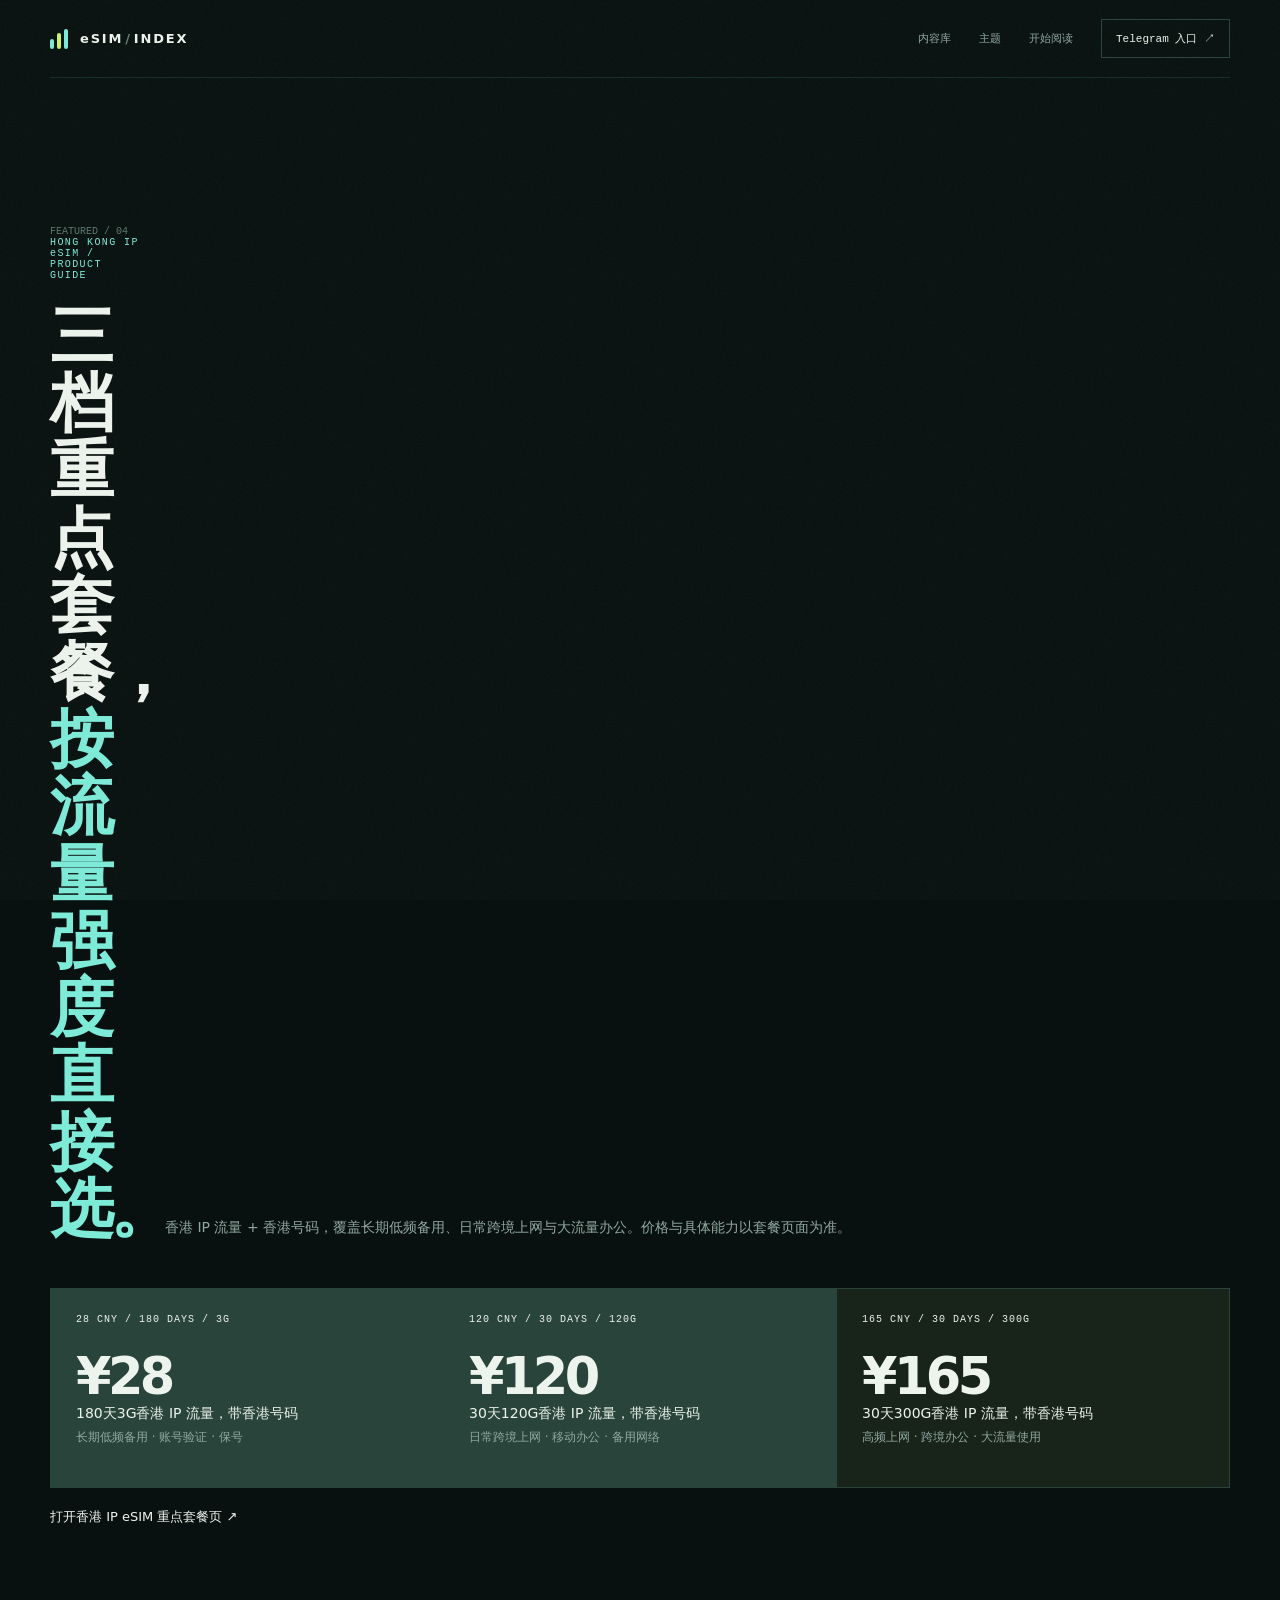
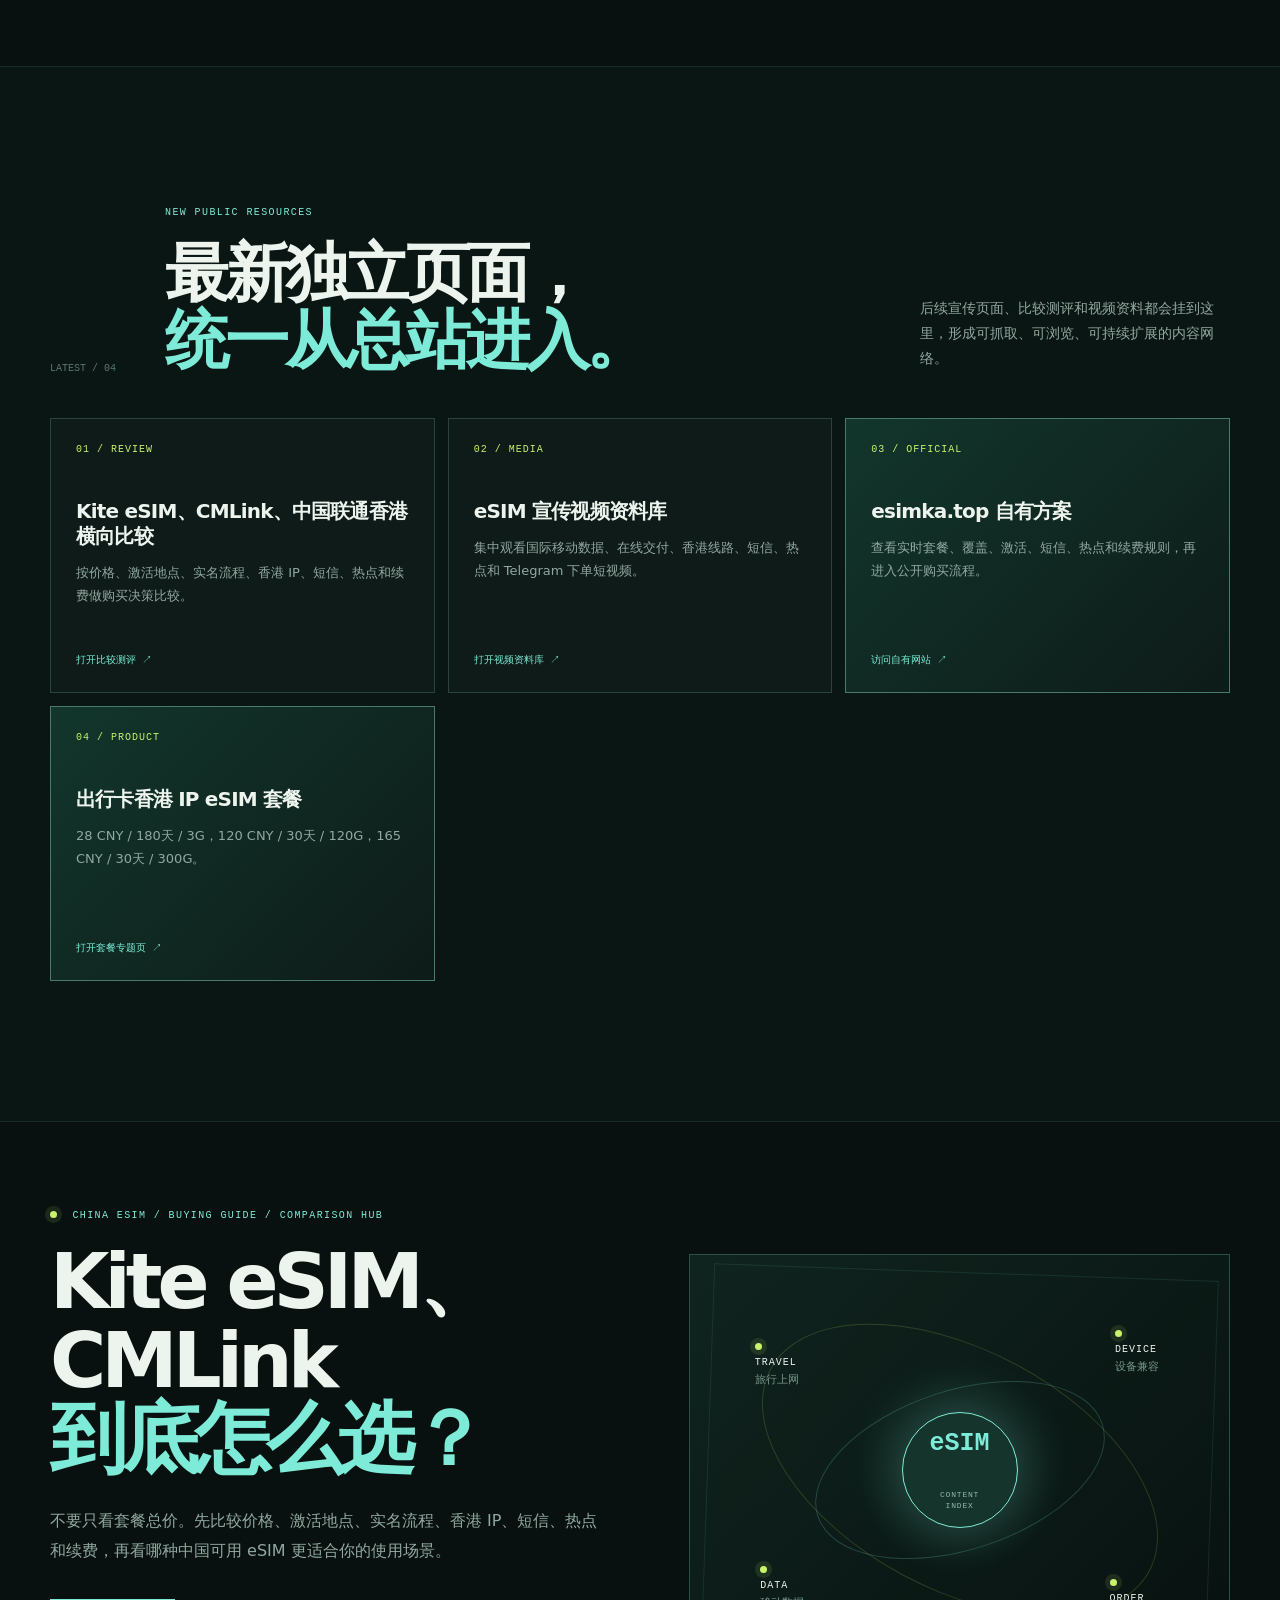
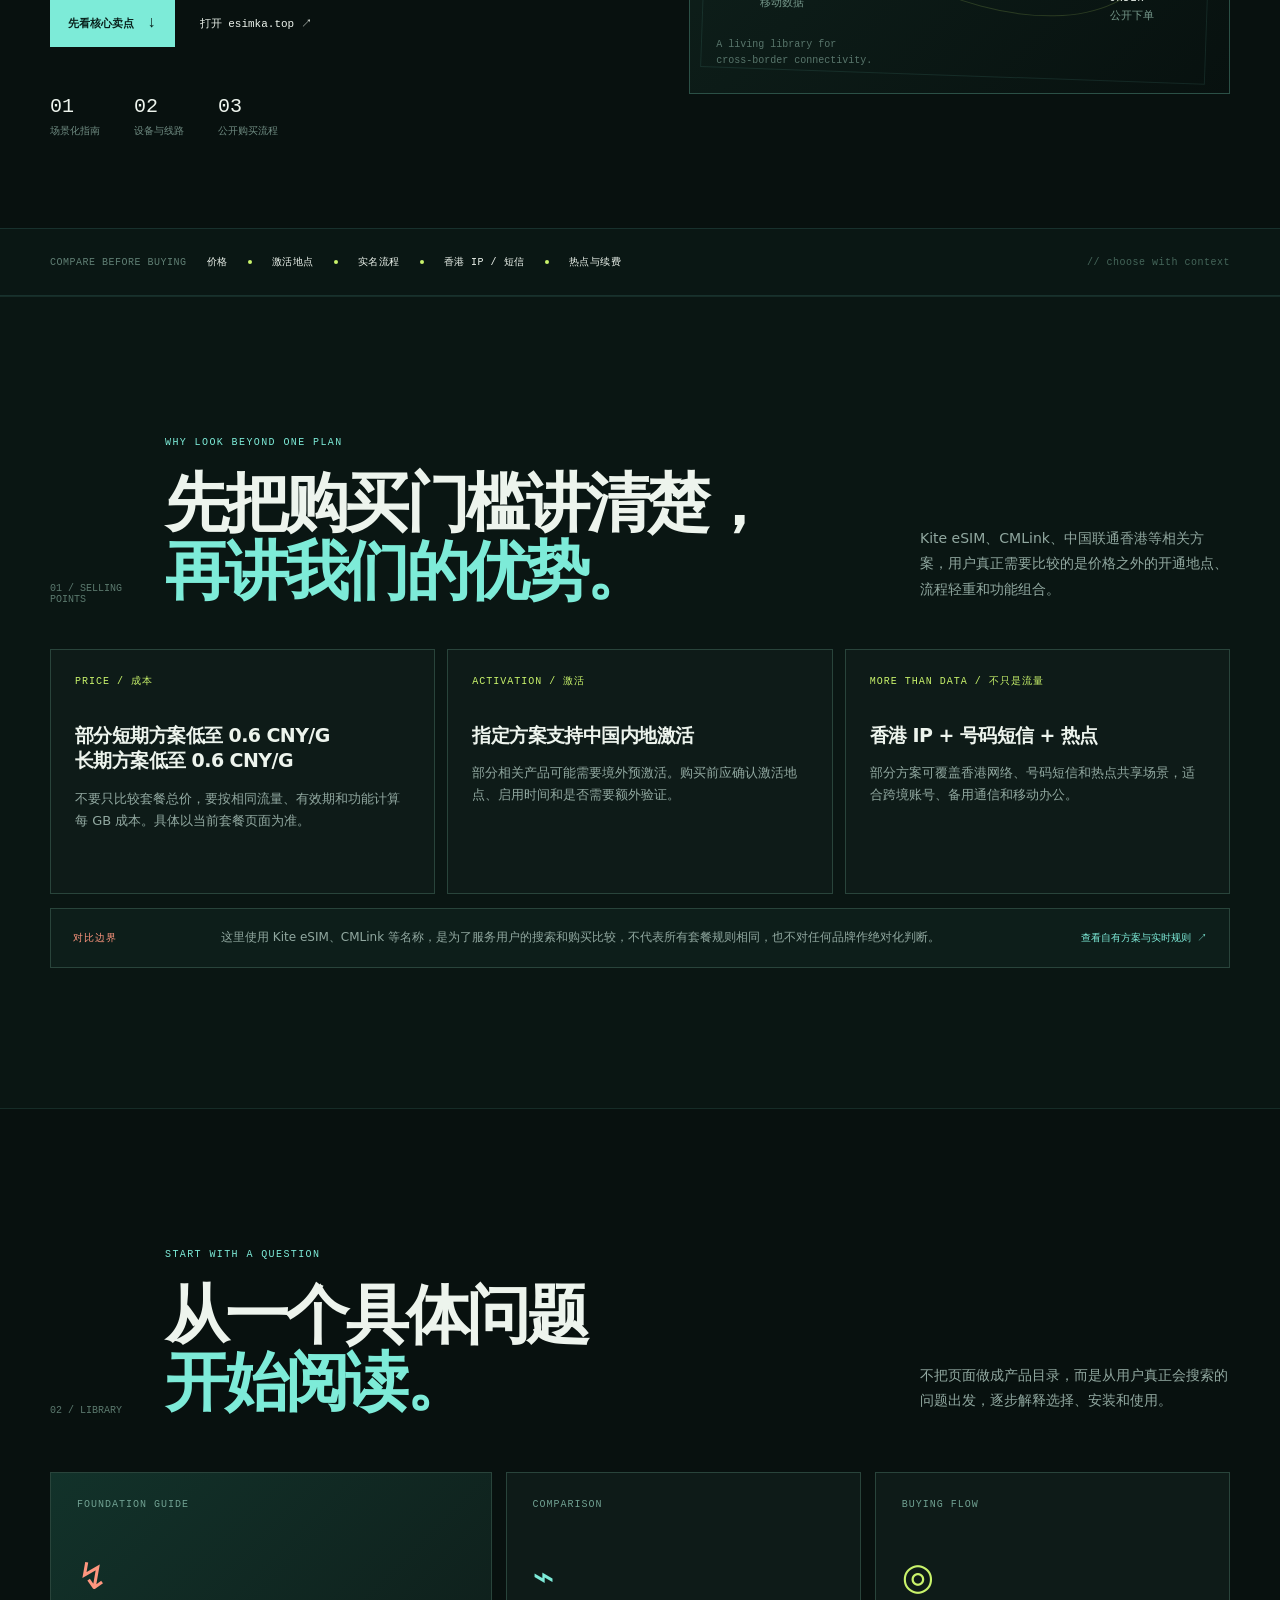
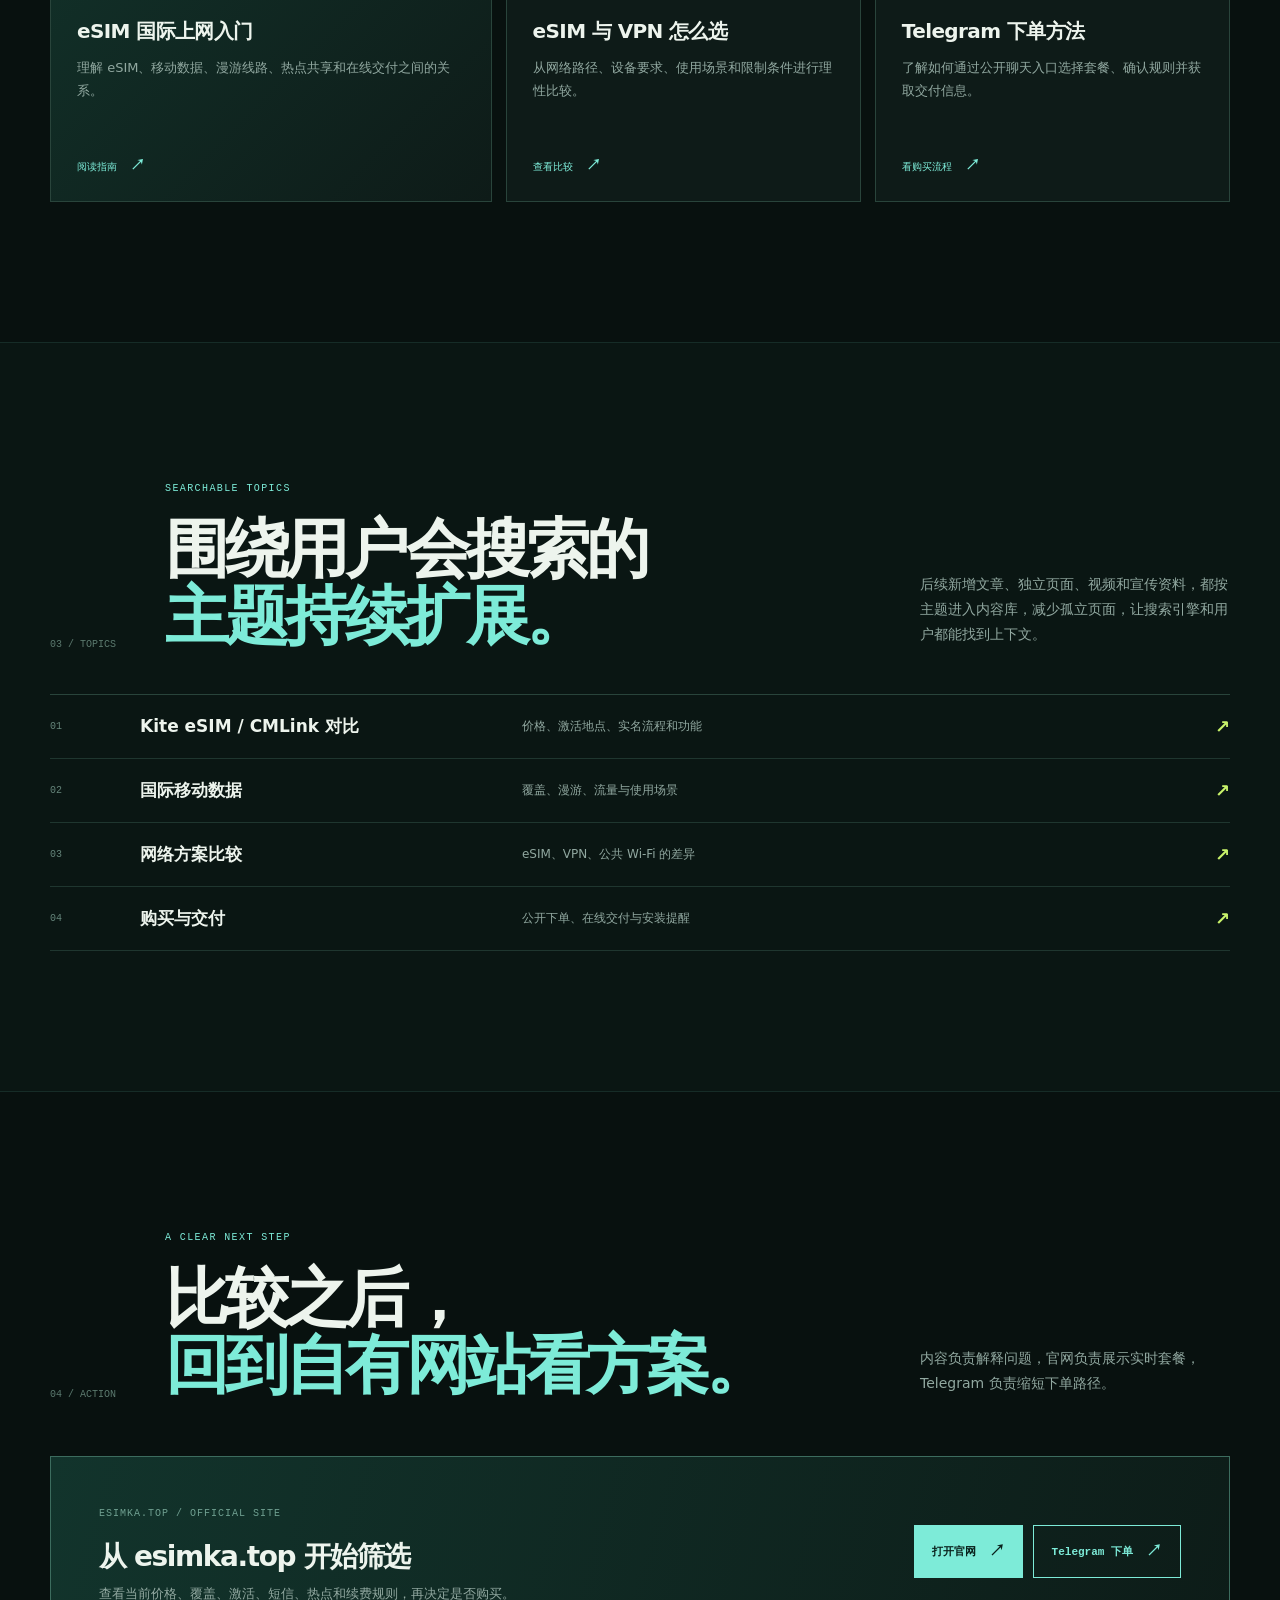
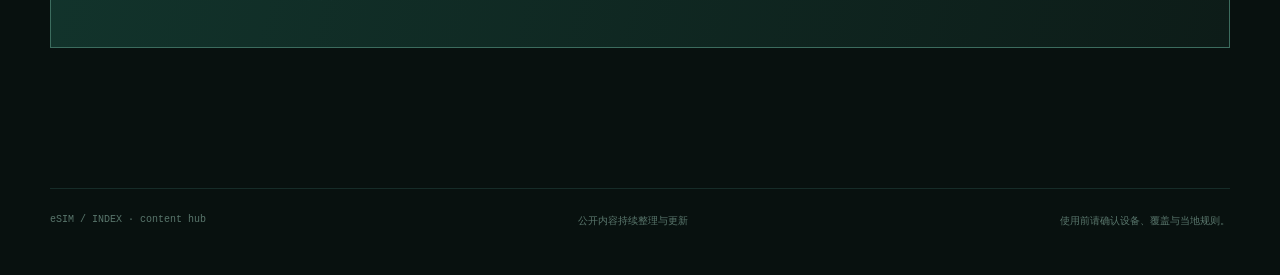
<file: index.html>
<!doctype html>
<html lang="zh-CN">
<head>
  <meta charset="utf-8">
  <meta name="viewport" content="width=device-width, initial-scale=1">
  <title>Kite eSIM、CMLink 怎么选？中国可用 eSIM 卖点与购买指南</title>
  <meta name="description" content="对比 Kite eSIM、CMLink 与其他中国可用 eSIM 的价格、激活地点、实名流程、香港 IP、短信和热点能力，再了解 esimka.top 的公开方案。">
  <meta name="keywords" content="Kite eSIM,CMLink eSIM,中国可用eSIM,香港eSIM,中国内地激活,eSIM价格,eSIM短信,eSIM热点">
  <meta name="author" content="eSIM Guide">
  <meta name="google-site-verification" content="Ok7mJa-Bm35GHnHgZ2ZJWzhauDDOtWZXGVaQSBcHWOw">
  <link rel="canonical" href="https://longco30jan4782-code.github.io/esim-content-hub/">
  <meta property="og:type" content="website">
  <meta property="og:title" content="Kite eSIM、CMLink 怎么选？中国可用 eSIM 购买指南">
  <meta property="og:description" content="先比较价格、激活地点和使用门槛，再了解香港 IP、短信、热点和在线交付等卖点。">
  <meta property="og:url" content="https://longco30jan4782-code.github.io/esim-content-hub/">
  <meta name="twitter:card" content="summary_large_image">
  <script type="application/ld+json">
  {
    "@context":"https://schema.org",
    "@graph":[
      {"@type":"WebSite","name":"eSIM 国际网络指南","url":"https://longco30jan4782-code.github.io/esim-content-hub/","inLanguage":"zh-CN","description":"面向旅行者、跨境用户和内容创作者的 eSIM 国际移动数据内容中枢。"},
      {"@type":"Organization","name":"eSIM Guide","url":"https://longco30jan4782-code.github.io/esim-content-hub/"},
      {"@type":"CollectionPage","name":"中国可用 eSIM 内容库","url":"https://longco30jan4782-code.github.io/esim-content-hub/","about":["Kite eSIM","CMLink","中国可用eSIM","旅行上网","移动数据","设备兼容"]},
      {"@type":"ItemList","name":"最新 eSIM 公开专题","itemListElement":[{"@type":"ListItem","position":1,"name":"eSIM 视频宣传资料库","url":"https://longco30jan4782-code.github.io/esim-video-showcase/"},{"@type":"ListItem","position":2,"name":"Kite eSIM、CMLink、中国联通香港横向比较","url":"https://longco30jan4782-code.github.io/esim-compare-review/"},{"@type":"ListItem","position":3,"name":"香港 IP eSIM 三档重点套餐","url":"https://longco30jan4782-code.github.io/esim-hk-ip-plans/"},{"@type":"ListItem","position":4,"name":"出行卡香港 IP eSIM 套餐","url":"https://longco30jan4782-code.github.io/esim-chuxingka-plans/"}]},
      {"@type":"FAQPage","mainEntity":[{"@type":"Question","name":"选择中国可用 eSIM 要比较什么？","acceptedAnswer":{"@type":"Answer","text":"除了价格，还应比较激活地点、实名流程、覆盖、有效期、热点、短信和续费规则。"}},{"@type":"Question","name":"为什么要比较 Kite eSIM 和 CMLink？","acceptedAnswer":{"@type":"Answer","text":"它们代表用户常见的中国相关 eSIM 搜索和购买选项。比较的重点是帮助用户理解不同方案的价格、激活门槛和使用场景，不对任何品牌作绝对化判断。"}}]}
    ]
  }
  </script>
  <link rel="stylesheet" href="./styles.css">
</head>
<body>
  <div class="grain" aria-hidden="true"></div>
  <header class="topbar shell">
    <a class="brand" href="./"><span class="brand-mark"><i></i><i></i><i></i></span><span>eSIM<span class="muted">/</span>INDEX</span></a>
    <nav aria-label="主导航"><a href="#library">内容库</a><a href="#topics">主题</a><a href="#start">开始阅读</a><a class="nav-cta" href="https://t.me/esimka_orderbot" target="_blank" rel="noopener">Telegram 入口 ↗</a></nav>
    <button class="menu" aria-label="打开菜单" aria-expanded="false">☰</button>
  </header>

  <main>
    <section class="featured-plan-section section"><div class="shell"><div class="section-head compact"><div><div class="section-no">FEATURED / 04</div><p class="eyebrow">HONG KONG IP eSIM / PRODUCT GUIDE</p><h2>三档重点套餐，<br><em>按流量强度直接选。</em></h2></div><p class="section-lead">香港 IP 流量 + 香港号码，覆盖长期低频备用、日常跨境上网与大流量办公。价格与具体能力以套餐页面为准。</p></div><div class="featured-plan-card"><div><span class="featured-label">28 CNY / 180 DAYS / 3G</span><strong>¥28</strong><p>180天3G香港 IP 流量，带香港号码<br><small>长期低频备用 · 账号验证 · 保号</small></p></div><div><span class="featured-label">120 CNY / 30 DAYS / 120G</span><strong>¥120</strong><p>30天120G香港 IP 流量，带香港号码<br><small>日常跨境上网 · 移动办公 · 备用网络</small></p></div><div class="featured-hot"><span class="featured-label">165 CNY / 30 DAYS / 300G</span><strong>¥165</strong><p>30天300G香港 IP 流量，带香港号码<br><small>高频上网 · 跨境办公 · 大流量使用</small></p></div></div><a class="featured-plan-link" href="https://longco30jan4782-code.github.io/esim-hk-ip-plans/" target="_blank" rel="noopener">打开香港 IP eSIM 重点套餐页 ↗</a></div></section>
    <section class="resource-section section"><div class="shell"><div class="section-head compact"><div class="section-no">LATEST / 04</div><div><p class="eyebrow">NEW PUBLIC RESOURCES</p><h2>最新独立页面，<br><em>统一从总站进入。</em></h2></div><p class="section-lead">后续宣传页面、比较测评和视频资料都会挂到这里，形成可抓取、可浏览、可持续扩展的内容网络。</p></div><div class="resource-grid"><a class="resource-card" href="https://longco30jan4782-code.github.io/esim-compare-review/" target="_blank" rel="noopener"><span class="resource-index">01 / REVIEW</span><h3>Kite eSIM、CMLink、中国联通香港横向比较</h3><p>按价格、激活地点、实名流程、香港 IP、短信、热点和续费做购买决策比较。</p><span class="resource-link">打开比较测评 ↗</span></a><a class="resource-card" href="https://longco30jan4782-code.github.io/esim-video-showcase/" target="_blank" rel="noopener"><span class="resource-index">02 / MEDIA</span><h3>eSIM 宣传视频资料库</h3><p>集中观看国际移动数据、在线交付、香港线路、短信、热点和 Telegram 下单短视频。</p><span class="resource-link">打开视频资料库 ↗</span></a><a class="resource-card own" href="https://esimka.top" target="_blank" rel="noopener"><span class="resource-index">03 / OFFICIAL</span><h3>esimka.top 自有方案</h3><p>查看实时套餐、覆盖、激活、短信、热点和续费规则，再进入公开购买流程。</p><span class="resource-link">访问自有网站 ↗</span></a><a class="resource-card own" href="https://longco30jan4782-code.github.io/esim-chuxingka-plans/" target="_blank" rel="noopener"><span class="resource-index">04 / PRODUCT</span><h3>出行卡香港 IP eSIM 套餐</h3><p>28 CNY / 180天 / 3G，120 CNY / 30天 / 120G，165 CNY / 30天 / 300G。</p><span class="resource-link">打开套餐专题页 ↗</span></a></div></div></section>
    <section class="hero shell">
      <div class="hero-copy">
        <p class="eyebrow"><span></span> CHINA ESIM / BUYING GUIDE / COMPARISON HUB</p>
        <h1>Kite eSIM、CMLink<br><em>到底怎么选？</em></h1>
        <p class="hero-text">不要只看套餐总价。先比较价格、激活地点、实名流程、香港 IP、短信、热点和续费，再看哪种中国可用 eSIM 更适合你的使用场景。</p>
        <div class="hero-actions"><a class="button primary" href="#comparison">先看核心卖点 <b>↓</b></a><a class="under-link" href="https://esimka.top" target="_blank" rel="noopener">打开 esimka.top ↗</a></div>
        <div class="hero-stats"><div><strong>01</strong><span>场景化指南</span></div><div><strong>02</strong><span>设备与线路</span></div><div><strong>03</strong><span>公开购买流程</span></div></div>
      </div>
      <div class="signal-map" aria-label="内容主题导航示意">
        <div class="map-orbit orbit-a"></div><div class="map-orbit orbit-b"></div><div class="map-core">eSIM<small>CONTENT<br>INDEX</small></div>
        <div class="map-node node-a"><b>TRAVEL</b><span>旅行上网</span></div><div class="map-node node-b"><b>DEVICE</b><span>设备兼容</span></div><div class="map-node node-c"><b>DATA</b><span>移动数据</span></div><div class="map-node node-d"><b>ORDER</b><span>公开下单</span></div>
        <div class="map-caption">A living library for<br>cross-border connectivity.</div>
      </div>
    </section>

    <section class="ticker"><div class="shell ticker-inner"><span>COMPARE BEFORE BUYING</span><b>价格</b><i></i><b>激活地点</b><i></i><b>实名流程</b><i></i><b>香港 IP / 短信</b><i></i><b>热点与续费</b><span class="ticker-code">// choose with context</span></div></section>

    <section class="section comparison-section" id="comparison"><div class="shell"><div class="section-head compact"><div class="section-no">01 / SELLING POINTS</div><div><p class="eyebrow">WHY LOOK BEYOND ONE PLAN</p><h2>先把购买门槛讲清楚，<br><em>再讲我们的优势。</em></h2></div><p class="section-lead">Kite eSIM、CMLink、中国联通香港等相关方案，用户真正需要比较的是价格之外的开通地点、流程轻重和功能组合。</p></div><div class="comparison-grid"><article><span>PRICE / 成本</span><strong>部分短期方案低至 0.6 CNY/G<br>长期方案低至 0.6 CNY/G</strong><p>不要只比较套餐总价，要按相同流量、有效期和功能计算每 GB 成本。具体以当前套餐页面为准。</p></article><article><span>ACTIVATION / 激活</span><strong>指定方案支持中国内地激活</strong><p>部分相关产品可能需要境外预激活。购买前应确认激活地点、启用时间和是否需要额外验证。</p></article><article><span>MORE THAN DATA / 不只是流量</span><strong>香港 IP + 号码短信 + 热点</strong><p>部分方案可覆盖香港网络、号码短信和热点共享场景，适合跨境账号、备用通信和移动办公。</p></article></div><div class="comparison-note"><b>对比边界</b><span>这里使用 Kite eSIM、CMLink 等名称，是为了服务用户的搜索和购买比较，不代表所有套餐规则相同，也不对任何品牌作绝对化判断。</span><a href="https://esimka.top" target="_blank" rel="noopener">查看自有方案与实时规则 ↗</a></div></div></section>

    <section class="section shell" id="library">
      <div class="section-head"><div class="section-no">02 / LIBRARY</div><div><p class="eyebrow">START WITH A QUESTION</p><h2>从一个具体问题<br><em>开始阅读。</em></h2></div><p class="section-lead">不把页面做成产品目录，而是从用户真正会搜索的问题出发，逐步解释选择、安装和使用。</p></div>
      <div class="library-grid">
        <a class="library-card featured" href="./guides/esim-internet-guide/"><span class="card-tag">FOUNDATION GUIDE</span><div class="card-symbol">↯</div><h3>eSIM 国际上网入门</h3><p>理解 eSIM、移动数据、漫游线路、热点共享和在线交付之间的关系。</p><span class="read">阅读指南 <b>↗</b></span></a>
        <a class="library-card" href="./guides/esim-vs-vpn/"><span class="card-tag">COMPARISON</span><div class="card-symbol cyan">⌁</div><h3>eSIM 与 VPN 怎么选</h3><p>从网络路径、设备要求、使用场景和限制条件进行理性比较。</p><span class="read">查看比较 <b>↗</b></span></a>
        <a class="library-card" href="./business/telegram-ordering/"><span class="card-tag">BUYING FLOW</span><div class="card-symbol lime">◎</div><h3>Telegram 下单方法</h3><p>了解如何通过公开聊天入口选择套餐、确认规则并获取交付信息。</p><span class="read">看购买流程 <b>↗</b></span></a>
      </div>
    </section>

    <section class="topics section" id="topics"><div class="shell"><div class="section-head compact"><div class="section-no">03 / TOPICS</div><div><p class="eyebrow">SEARCHABLE TOPICS</p><h2>围绕用户会搜索的<br><em>主题持续扩展。</em></h2></div><p class="section-lead">后续新增文章、独立页面、视频和宣传资料，都按主题进入内容库，减少孤立页面，让搜索引擎和用户都能找到上下文。</p></div><div class="topic-list"><a href="#comparison"><span>01</span><strong>Kite eSIM / CMLink 对比</strong><small>价格、激活地点、实名流程和功能</small><b>↗</b></a><a href="./guides/esim-internet-guide/"><span>02</span><strong>国际移动数据</strong><small>覆盖、漫游、流量与使用场景</small><b>↗</b></a><a href="./guides/esim-vs-vpn/"><span>03</span><strong>网络方案比较</strong><small>eSIM、VPN、公共 Wi-Fi 的差异</small><b>↗</b></a><a href="./business/telegram-ordering/"><span>04</span><strong>购买与交付</strong><small>公开下单、在线交付与安装提醒</small><b>↗</b></a></div></div></section>

    <section class="section shell" id="start"><div class="section-head"><div class="section-no">04 / ACTION</div><div><p class="eyebrow">A CLEAR NEXT STEP</p><h2>比较之后，<br><em>回到自有网站看方案。</em></h2></div><p class="section-lead">内容负责解释问题，官网负责展示实时套餐，Telegram 负责缩短下单路径。</p></div><div class="action-panel"><div><span class="card-tag">ESIMKA.TOP / OFFICIAL SITE</span><h3>从 esimka.top 开始筛选</h3><p>查看当前价格、覆盖、激活、短信、热点和续费规则，再决定是否购买。</p></div><div class="action-buttons"><a class="button primary" href="https://esimka.top" target="_blank" rel="noopener">打开官网 <b>↗</b></a><a class="button secondary" href="https://t.me/esimka_orderbot" target="_blank" rel="noopener">Telegram 下单 <b>↗</b></a></div></div></section>
  </main>
  <footer class="footer shell"><span>eSIM / INDEX · content hub</span><span>公开内容持续整理与更新</span><span>使用前请确认设备、覆盖与当地规则。</span></footer>
  <script src="./script.js"></script>
</body>
</html>
</file>
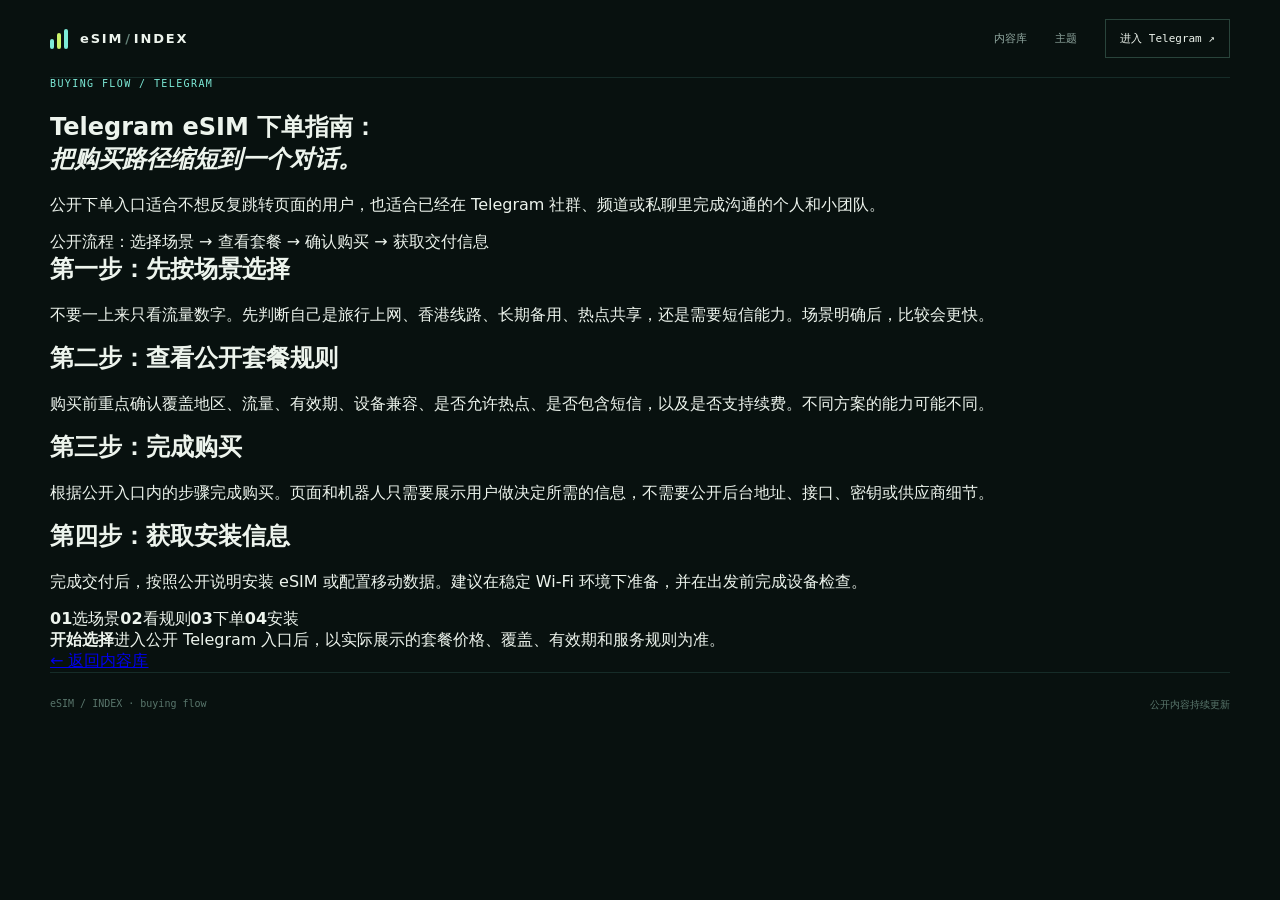
<file: business/telegram-ordering/index.html>
<!doctype html>
<html lang="zh-CN"><head><meta charset="utf-8"><meta name="viewport" content="width=device-width, initial-scale=1"><title>Telegram eSIM 下单指南：从选场景到在线交付</title><meta name="description" content="了解 Telegram eSIM 下单机器人的公开购买流程：选择使用场景、查看套餐规则、完成购买并获取安装信息。"><link rel="canonical" href="https://longco30jan4782-code.github.io/esim-content-hub/business/telegram-ordering/"><link rel="stylesheet" href="../../styles.css"></head><body><header class="topbar shell"><a class="brand" href="../../"><span class="brand-mark"><i></i><i></i><i></i></span><span>eSIM<span class="muted">/</span>INDEX</span></a><nav><a href="../../#library">内容库</a><a href="../../#topics">主题</a><a class="nav-cta" href="https://t.me/esimka_orderbot" target="_blank" rel="noopener">进入 Telegram ↗</a></nav></header><main><article class="article shell"><p class="eyebrow">BUYING FLOW / TELEGRAM</p><h1>Telegram eSIM 下单指南：<br><em>把购买路径缩短到一个对话。</em></h1><p class="article-dek">公开下单入口适合不想反复跳转页面的用户，也适合已经在 Telegram 社群、频道或私聊里完成沟通的个人和小团队。</p><div class="article-meta">公开流程：选择场景 → 查看套餐 → 确认购买 → 获取交付信息</div><div class="article-body"><h2>第一步：先按场景选择</h2><p>不要一上来只看流量数字。先判断自己是旅行上网、香港线路、长期备用、热点共享，还是需要短信能力。场景明确后，比较会更快。</p><h2>第二步：查看公开套餐规则</h2><p>购买前重点确认覆盖地区、流量、有效期、设备兼容、是否允许热点、是否包含短信，以及是否支持续费。不同方案的能力可能不同。</p><h2>第三步：完成购买</h2><p>根据公开入口内的步骤完成购买。页面和机器人只需要展示用户做决定所需的信息，不需要公开后台地址、接口、密钥或供应商细节。</p><h2>第四步：获取安装信息</h2><p>完成交付后，按照公开说明安装 eSIM 或配置移动数据。建议在稳定 Wi-Fi 环境下准备，并在出发前完成设备检查。</p><div class="order-steps"><span><b>01</b>选场景</span><span><b>02</b>看规则</span><span><b>03</b>下单</span><span><b>04</b>安装</span></div><aside class="article-note"><strong>开始选择</strong><span>进入公开 Telegram 入口后，以实际展示的套餐价格、覆盖、有效期和服务规则为准。</span></aside></div><a class="back-link" href="../../#library">← 返回内容库</a></article></main><footer class="footer shell"><span>eSIM / INDEX · buying flow</span><span>公开内容持续更新</span></footer></body></html>
</file>
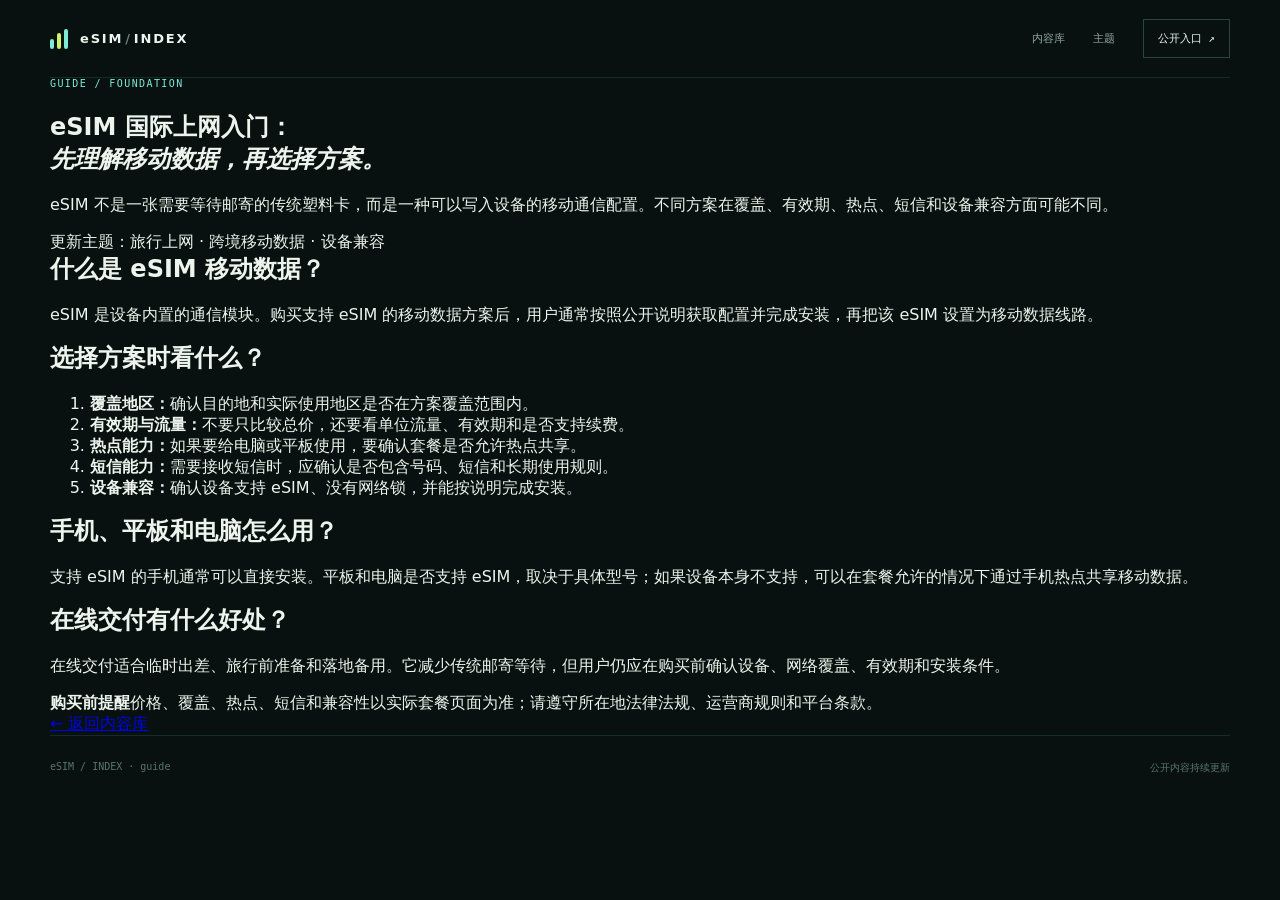
<file: guides/esim-internet-guide/index.html>
<!doctype html>
<html lang="zh-CN"><head><meta charset="utf-8"><meta name="viewport" content="width=device-width, initial-scale=1"><title>eSIM 国际上网入门：移动数据、线路与设备兼容</title><meta name="description" content="了解 eSIM 国际上网的基本原理、移动数据线路、设备兼容、热点共享和在线交付，帮助你在旅行和跨境场景选择合适方案。"><link rel="canonical" href="https://longco30jan4782-code.github.io/esim-content-hub/guides/esim-internet-guide/"><link rel="stylesheet" href="../../styles.css"></head><body><header class="topbar shell"><a class="brand" href="../../"><span class="brand-mark"><i></i><i></i><i></i></span><span>eSIM<span class="muted">/</span>INDEX</span></a><nav><a href="../../#library">内容库</a><a href="../../#topics">主题</a><a class="nav-cta" href="https://t.me/esimka_orderbot" target="_blank" rel="noopener">公开入口 ↗</a></nav></header><main><article class="article shell"><p class="eyebrow">GUIDE / FOUNDATION</p><h1>eSIM 国际上网入门：<br><em>先理解移动数据，再选择方案。</em></h1><p class="article-dek">eSIM 不是一张需要等待邮寄的传统塑料卡，而是一种可以写入设备的移动通信配置。不同方案在覆盖、有效期、热点、短信和设备兼容方面可能不同。</p><div class="article-meta">更新主题：旅行上网 · 跨境移动数据 · 设备兼容</div><div class="article-body"><h2>什么是 eSIM 移动数据？</h2><p>eSIM 是设备内置的通信模块。购买支持 eSIM 的移动数据方案后，用户通常按照公开说明获取配置并完成安装，再把该 eSIM 设置为移动数据线路。</p><h2>选择方案时看什么？</h2><ol><li><strong>覆盖地区：</strong>确认目的地和实际使用地区是否在方案覆盖范围内。</li><li><strong>有效期与流量：</strong>不要只比较总价，还要看单位流量、有效期和是否支持续费。</li><li><strong>热点能力：</strong>如果要给电脑或平板使用，要确认套餐是否允许热点共享。</li><li><strong>短信能力：</strong>需要接收短信时，应确认是否包含号码、短信和长期使用规则。</li><li><strong>设备兼容：</strong>确认设备支持 eSIM、没有网络锁，并能按说明完成安装。</li></ol><h2 id="device">手机、平板和电脑怎么用？</h2><p>支持 eSIM 的手机通常可以直接安装。平板和电脑是否支持 eSIM，取决于具体型号；如果设备本身不支持，可以在套餐允许的情况下通过手机热点共享移动数据。</p><h2>在线交付有什么好处？</h2><p>在线交付适合临时出差、旅行前准备和落地备用。它减少传统邮寄等待，但用户仍应在购买前确认设备、网络覆盖、有效期和安装条件。</p><aside class="article-note"><strong>购买前提醒</strong><span>价格、覆盖、热点、短信和兼容性以实际套餐页面为准；请遵守所在地法律法规、运营商规则和平台条款。</span></aside></div><a class="back-link" href="../../#library">← 返回内容库</a></article></main><footer class="footer shell"><span>eSIM / INDEX · guide</span><span>公开内容持续更新</span></footer></body></html>
</file>
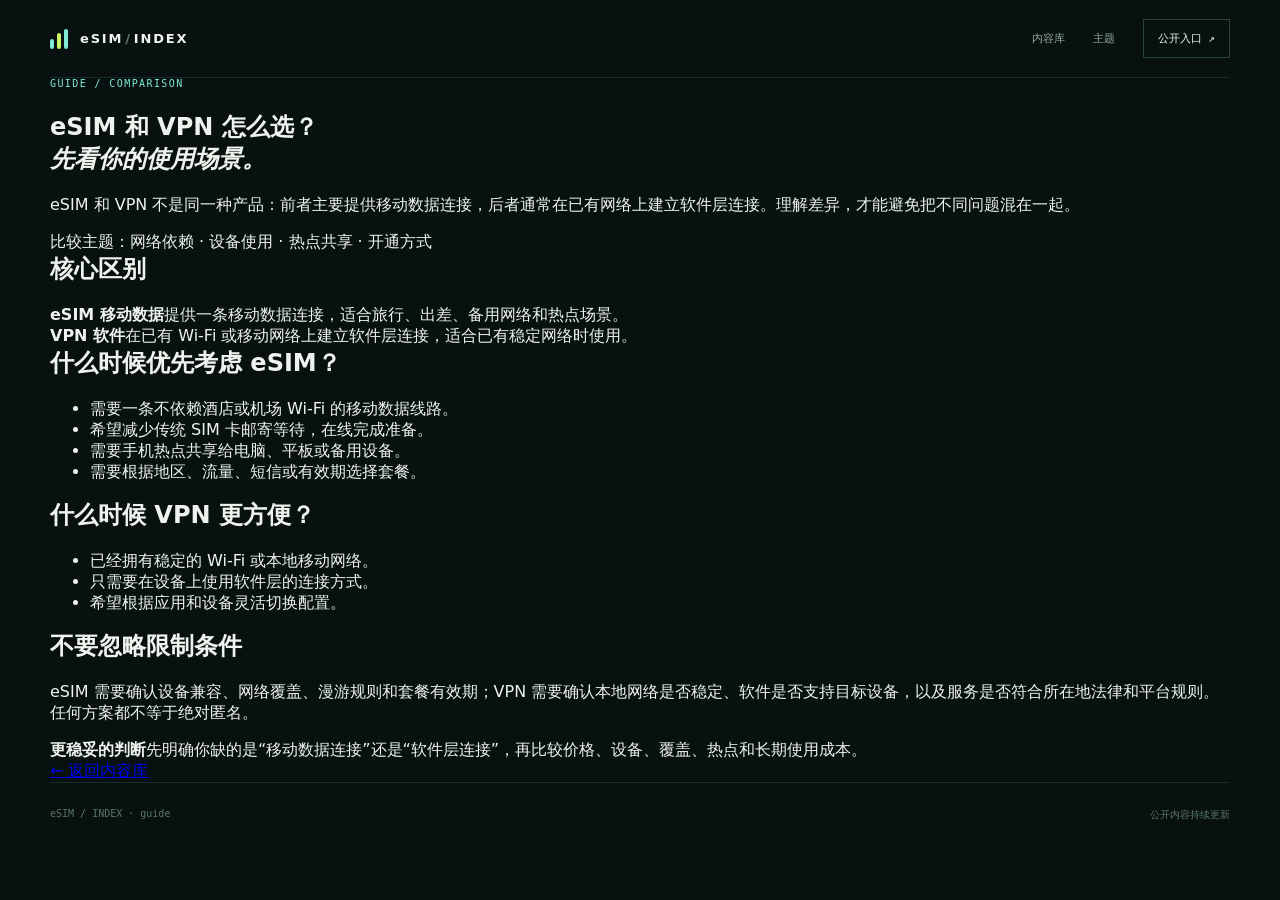
<file: guides/esim-vs-vpn/index.html>
<!doctype html>
<html lang="zh-CN"><head><meta charset="utf-8"><meta name="viewport" content="width=device-width, initial-scale=1"><title>eSIM 和 VPN 怎么选？移动数据与软件连接方式比较</title><meta name="description" content="从网络依赖、设备使用、热点共享、开通方式和限制条件，比较 eSIM 移动数据与 VPN 的不同适用场景。"><link rel="canonical" href="https://longco30jan4782-code.github.io/esim-content-hub/guides/esim-vs-vpn/"><link rel="stylesheet" href="../../styles.css"></head><body><header class="topbar shell"><a class="brand" href="../../"><span class="brand-mark"><i></i><i></i><i></i></span><span>eSIM<span class="muted">/</span>INDEX</span></a><nav><a href="../../#library">内容库</a><a href="../../#topics">主题</a><a class="nav-cta" href="https://t.me/esimka_orderbot" target="_blank" rel="noopener">公开入口 ↗</a></nav></header><main><article class="article shell"><p class="eyebrow">GUIDE / COMPARISON</p><h1>eSIM 和 VPN 怎么选？<br><em>先看你的使用场景。</em></h1><p class="article-dek">eSIM 和 VPN 不是同一种产品：前者主要提供移动数据连接，后者通常在已有网络上建立软件层连接。理解差异，才能避免把不同问题混在一起。</p><div class="article-meta">比较主题：网络依赖 · 设备使用 · 热点共享 · 开通方式</div><div class="article-body"><h2>核心区别</h2><div class="compare-table"><div><b>eSIM 移动数据</b><span>提供一条移动数据连接，适合旅行、出差、备用网络和热点场景。</span></div><div><b>VPN 软件</b><span>在已有 Wi-Fi 或移动网络上建立软件层连接，适合已有稳定网络时使用。</span></div></div><h2>什么时候优先考虑 eSIM？</h2><ul><li>需要一条不依赖酒店或机场 Wi-Fi 的移动数据线路。</li><li>希望减少传统 SIM 卡邮寄等待，在线完成准备。</li><li>需要手机热点共享给电脑、平板或备用设备。</li><li>需要根据地区、流量、短信或有效期选择套餐。</li></ul><h2>什么时候 VPN 更方便？</h2><ul><li>已经拥有稳定的 Wi-Fi 或本地移动网络。</li><li>只需要在设备上使用软件层的连接方式。</li><li>希望根据应用和设备灵活切换配置。</li></ul><h2>不要忽略限制条件</h2><p>eSIM 需要确认设备兼容、网络覆盖、漫游规则和套餐有效期；VPN 需要确认本地网络是否稳定、软件是否支持目标设备，以及服务是否符合所在地法律和平台规则。任何方案都不等于绝对匿名。</p><aside class="article-note"><strong>更稳妥的判断</strong><span>先明确你缺的是“移动数据连接”还是“软件层连接”，再比较价格、设备、覆盖、热点和长期使用成本。</span></aside></div><a class="back-link" href="../../#library">← 返回内容库</a></article></main><footer class="footer shell"><span>eSIM / INDEX · guide</span><span>公开内容持续更新</span></footer></body></html>
</file>
<file: styles.css>
:root{--bg:#08110f;--surface:#0e1b18;--surface2:#12241f;--line:#29443b;--text:#edf4ed;--muted:#91a8a0;--cyan:#7debd8;--lime:#c9f36b;--coral:#ff967e;--mono:"DM Mono",monospace;--sans:"Manrope",system-ui,sans-serif}*{box-sizing:border-box}html{scroll-behavior:smooth}body{margin:0;background:var(--bg);color:var(--text);font-family:var(--sans);overflow-x:hidden}.grain{position:fixed;inset:0;z-index:9;pointer-events:none;opacity:.045;background-image:url("data:image/svg+xml,%3Csvg xmlns='http://www.w3.org/2000/svg' width='150' height='150' viewBox='0 0 150 150'%3E%3Cfilter id='n'%3E%3CfeTurbulence type='fractalNoise' baseFrequency='.8' numOctaves='3'/%3E%3C/filter%3E%3Crect width='100%25' height='100%25' filter='url(%23n)'/%3E%3C/svg%3E")}.shell{width:min(1180px,calc(100% - 64px));margin-inline:auto}.topbar{height:78px;border-bottom:1px solid rgba(125,235,216,.12);display:flex;align-items:center;justify-content:space-between;position:relative;z-index:3}.brand{display:flex;align-items:center;gap:12px;color:var(--text);text-decoration:none;font:800 13px var(--sans);letter-spacing:.14em}.brand .muted{color:#648178;margin:0 2px}.brand-mark{display:flex;gap:3px;height:20px;align-items:flex-end}.brand-mark i{display:block;width:4px;border-radius:3px;background:var(--cyan)}.brand-mark i:nth-child(1){height:10px}.brand-mark i:nth-child(2){height:16px;background:var(--lime)}.brand-mark i:nth-child(3){height:20px}.topbar nav{display:flex;align-items:center;gap:28px}.topbar nav a{font:500 11px var(--mono);color:var(--muted);text-decoration:none}.topbar nav a:hover{color:var(--cyan)}.nav-cta{border:1px solid var(--line);padding:11px 14px;color:var(--text)!important}.menu{display:none;background:none;border:0;color:var(--cyan);font-size:23px;cursor:pointer}.hero{min-height:610px;display:grid;grid-template-columns:1fr .95fr;gap:70px;align-items:center;padding:88px 0 90px}.eyebrow{font:500 10px var(--mono);color:var(--cyan);letter-spacing:.14em;margin:0 0 22px}.eyebrow span{display:inline-block;width:7px;height:7px;background:var(--lime);border-radius:50%;margin-right:8px;box-shadow:0 0 0 5px rgba(201,243,107,.1)}h1,h2,h3,p{margin-top:0}.hero h1{font-size:clamp(46px,6vw,80px);line-height:1.02;letter-spacing:-.065em;margin-bottom:28px}.hero h1 em,h2 em{font-style:normal;color:var(--cyan)}.hero-text{max-width:560px;color:var(--muted);line-height:1.85;font-size:16px}.hero-actions{display:flex;align-items:center;gap:25px;margin:34px 0 48px}.button{display:inline-flex;align-items:center;gap:13px;text-decoration:none;font:600 11px var(--mono);padding:15px 18px}.button.primary{background:var(--cyan);color:#09201b}.button.primary:hover{background:var(--lime)}.button b{font-size:16px}.under-link{color:var(--text);font:500 11px var(--mono);text-decoration:none}.under-link:hover{color:var(--cyan)}.hero-stats{display:flex;gap:34px}.hero-stats div{display:flex;flex-direction:column;gap:6px}.hero-stats strong{font:500 20px var(--mono)}.hero-stats span{color:#6e8a80;font:10px var(--mono)}.signal-map{height:440px;position:relative;background:radial-gradient(circle at 50% 48%,rgba(125,235,216,.13),transparent 31%),linear-gradient(135deg,rgba(17,38,32,.9),rgba(7,17,15,.5));border:1px solid #2b5046;overflow:hidden}.signal-map:before{content:"";position:absolute;inset:17px;border:1px solid rgba(125,235,216,.1);transform:rotate(2deg)}.map-orbit{position:absolute;border:1px solid rgba(125,235,216,.21);border-radius:50%;left:50%;top:49%;transform:translate(-50%,-50%) rotate(-18deg)}.orbit-a{width:300px;height:160px}.orbit-b{width:430px;height:240px;transform:translate(-50%,-50%) rotate(28deg);border-color:rgba(201,243,107,.17)}.map-core{position:absolute;left:50%;top:49%;transform:translate(-50%,-50%);width:116px;height:116px;border-radius:50%;background:#15342c;border:1px solid var(--cyan);box-shadow:0 0 50px rgba(125,235,216,.22);display:grid;place-items:center;color:var(--cyan);font:700 25px var(--mono);text-align:center}.map-core small{display:block;font:8px var(--mono);letter-spacing:.1em;color:#92b8ac;line-height:1.4}.map-node{position:absolute;display:flex;flex-direction:column;gap:4px}.map-node:before{content:"";width:7px;height:7px;border-radius:50%;background:var(--lime);box-shadow:0 0 0 5px rgba(201,243,107,.1);margin-bottom:3px}.map-node b{font:500 10px var(--mono);color:var(--text);letter-spacing:.1em}.map-node span{font-size:11px;color:#75978a}.node-a{left:12%;top:20%}.node-b{right:13%;top:17%}.node-c{left:13%;bottom:19%}.node-d{right:14%;bottom:16%}.map-caption{position:absolute;left:26px;bottom:24px;color:#59766c;font:10px var(--mono);line-height:1.6}.ticker{border-block:1px solid rgba(125,235,216,.12);background:#0a1714}.ticker-inner{height:66px;display:flex;align-items:center;gap:20px;overflow:hidden;white-space:nowrap;color:#607f74;font:10px var(--mono);letter-spacing:.05em}.ticker-inner b{font-weight:500;color:var(--text)}.ticker-inner i{width:4px;height:4px;background:var(--lime);border-radius:50%}.ticker-code{margin-left:auto;color:#45665a}.section{padding:140px 0}.section-head{display:grid;grid-template-columns:90px 1fr 310px;gap:25px;align-items:end;margin-bottom:56px}.section-head.compact{margin-bottom:44px}.section-no{font:10px var(--mono);color:#5b796e;padding-top:8px}.section-head h2{font-size:clamp(38px,5vw,65px);line-height:1.05;letter-spacing:-.06em;margin:0}.section-lead{color:var(--muted);font-size:14px;line-height:1.8;margin:0 0 3px}.library-grid{display:grid;grid-template-columns:1.15fr .925fr .925fr;gap:14px}.library-card{min-height:330px;border:1px solid var(--line);background:var(--surface);padding:26px;display:flex;flex-direction:column;color:var(--text);text-decoration:none;transition:transform .2s,border-color .2s,background .2s}.library-card:hover{transform:translateY(-5px);border-color:#578b7b;background:var(--surface2)}.library-card.featured{background:linear-gradient(135deg,#12322a,#0e1b18)}.card-tag{font:10px var(--mono);color:#70a091;letter-spacing:.1em}.card-symbol{font-size:37px;color:var(--coral);margin:45px 0 20px}.card-symbol.cyan{color:var(--cyan)}.card-symbol.lime{color:var(--lime)}.library-card h3{font-size:20px;letter-spacing:-.03em;margin-bottom:12px}.library-card p{color:var(--muted);font-size:13px;line-height:1.75;margin-bottom:26px}.read{margin-top:auto;color:var(--cyan);font:10px var(--mono)}.read b{font-size:15px;margin-left:7px}.topics{background:#0a1613;border-block:1px solid rgba(125,235,216,.1)}.topic-list{border-top:1px solid var(--line)}.topic-list a{display:grid;grid-template-columns:70px 1.1fr 2fr 30px;align-items:center;gap:20px;padding:20px 0;border-bottom:1px solid rgba(41,68,59,.7);text-decoration:none;color:var(--text)}.topic-list a:hover strong{color:var(--cyan)}.topic-list span{font:10px var(--mono);color:#65857a}.topic-list strong{font-size:17px}.topic-list small{color:var(--muted);font-size:12px}.topic-list b{color:var(--lime);font-size:18px;text-align:right}.action-panel{border:1px solid #3c6c5e;background:linear-gradient(105deg,#12342c,#0d1c18);padding:44px 48px;display:flex;align-items:center;justify-content:space-between;gap:30px}.action-panel h3{font-size:28px;letter-spacing:-.05em;margin:18px 0 9px}.action-panel p{color:var(--muted);font-size:13px;margin:0}.footer{border-top:1px solid rgba(125,235,216,.12);padding:25px 0 45px;display:flex;justify-content:space-between;gap:20px;color:#59766c;font:10px var(--mono)}.footer span:last-child{text-align:right}@media(max-width:900px){.hero{grid-template-columns:1fr;gap:55px}.signal-map{max-width:650px}.section-head{grid-template-columns:60px 1fr}.section-lead{grid-column:2;max-width:540px}.library-grid{grid-template-columns:1fr 1fr}.library-card.featured{grid-column:1/-1}.topic-list a{grid-template-columns:55px 1.3fr 2fr 25px}}@media(max-width:650px){.shell{width:calc(100% - 36px)}.topbar{height:66px}.topbar nav{display:none;position:absolute;top:65px;left:0;right:0;background:#0b1715;border:1px solid var(--line);padding:18px;flex-direction:column;align-items:stretch;gap:18px}.topbar nav.open{display:flex}.menu{display:block}.hero{padding:60px 0 70px}.hero h1{font-size:46px}.hero-text{font-size:15px}.hero-actions{flex-wrap:wrap;margin-bottom:38px}.hero-stats{gap:17px;justify-content:space-between}.hero-stats strong{font-size:17px}.signal-map{height:360px}.map-node{transform:scale(.85)}.ticker-inner{gap:11px}.ticker-inner b:nth-of-type(n+4),.ticker-inner i:nth-of-type(n+4){display:none}.ticker-code{display:none}.section{padding:94px 0}.section-head{display:block;margin-bottom:38px}.section-no{margin-bottom:27px}.section-lead{margin-top:24px}.library-grid{grid-template-columns:1fr}.library-card.featured{grid-column:auto}.library-card{min-height:285px}.topic-list a{grid-template-columns:35px 1fr 20px;gap:11px}.topic-list small{grid-column:2}.topic-list b{grid-column:3;grid-row:1/3}.topic-list strong{font-size:15px}.action-panel{display:block;padding:32px 24px}.action-panel .button{margin-top:27px}.footer{flex-wrap:wrap;font-size:9px}.footer span:last-child{text-align:left;width:100%}}
@import url('./article.css');
.comparison-section{background:#0a1613;border-block:1px solid rgba(125,235,216,.1)}.comparison-grid{display:grid;grid-template-columns:repeat(3,1fr);gap:12px}.comparison-grid article{background:var(--surface);border:1px solid var(--line);padding:24px;min-height:245px}.comparison-grid article:hover{border-color:#5a8f7f}.comparison-grid span{display:block;color:var(--lime);font:10px var(--mono);letter-spacing:.1em;margin-bottom:35px}.comparison-grid strong{display:block;font-size:19px;line-height:1.35;letter-spacing:-.03em;margin-bottom:14px}.comparison-grid p{color:var(--muted);font-size:13px;line-height:1.7;margin:0}.comparison-note{margin-top:14px;padding:19px 22px;border:1px solid var(--line);display:grid;grid-template-columns:130px 1fr auto;gap:18px;align-items:center;background:rgba(18,37,31,.55)}.comparison-note b{font:500 10px var(--mono);color:var(--coral);letter-spacing:.1em}.comparison-note span{color:var(--muted);font-size:12px;line-height:1.65}.comparison-note a{color:var(--cyan);font:10px var(--mono);text-decoration:none;white-space:nowrap}.comparison-note a:hover{color:var(--lime)}.action-buttons{display:flex;gap:10px;flex-wrap:wrap}.button.secondary{border:1px solid var(--cyan);color:var(--cyan)}.button.secondary:hover{background:rgba(125,235,216,.1)}@media(max-width:900px){.comparison-grid{grid-template-columns:1fr 1fr}.comparison-grid article:last-child{grid-column:1/-1}.comparison-note{grid-template-columns:1fr}.comparison-note a{justify-self:start}}@media(max-width:650px){.comparison-grid{grid-template-columns:1fr}.comparison-grid article:last-child{grid-column:auto}.comparison-note{padding:17px}.action-buttons{margin-top:25px}}
.resource-section{background:#0a1613;border-block:1px solid rgba(125,235,216,.1)}.resource-grid{display:grid;grid-template-columns:repeat(3,1fr);gap:13px}.resource-card{display:flex;flex-direction:column;min-height:275px;padding:25px;border:1px solid var(--line);background:var(--surface);color:var(--text);text-decoration:none;transition:.2s}.resource-card:hover{transform:translateY(-4px);border-color:#5b907f;background:var(--surface2)}.resource-card.own{background:linear-gradient(135deg,#12362c,#0e1b18);border-color:#487b69}.resource-index{color:var(--lime);font:10px var(--mono);letter-spacing:.1em}.resource-card h3{font-size:20px;line-height:1.25;letter-spacing:-.04em;margin:44px 0 13px}.resource-card p{color:var(--muted);font-size:13px;line-height:1.75;margin:0}.resource-link{margin-top:auto;padding-top:22px;color:var(--cyan);font:10px var(--mono)}@media(max-width:900px){.resource-grid{grid-template-columns:1fr 1fr}.resource-card:last-child{grid-column:1/-1}}@media(max-width:650px){.resource-grid{grid-template-columns:1fr}.resource-card:last-child{grid-column:auto}.resource-card{min-height:245px}}
.featured-plan-section{position:relative}.featured-plan-card{display:grid;grid-template-columns:repeat(3,1fr);gap:1px;background:var(--line);border:1px solid var(--line);margin-top:32px}.featured-plan-card>div{background:var(--panel);padding:25px}.featured-plan-card .featured-hot{background:#182319;box-shadow:inset 0 2px 0 var(--acid)}.featured-label{display:block;color:var(--acid);font:10px ui-monospace,monospace;letter-spacing:.1em;margin-bottom:26px}.featured-plan-card strong{display:block;color:var(--ink);font-size:51px;line-height:1;letter-spacing:-.07em}.featured-plan-card p{color:var(--ink);font-size:14px;line-height:1.65}.featured-plan-card small{color:var(--muted);font-size:12px}.featured-plan-link{display:inline-block;margin-top:20px;color:var(--acid);font-size:13px;text-decoration:none}.featured-plan-link:hover{text-decoration:underline}@media(max-width:800px){.featured-plan-card{grid-template-columns:1fr}}
</file>
